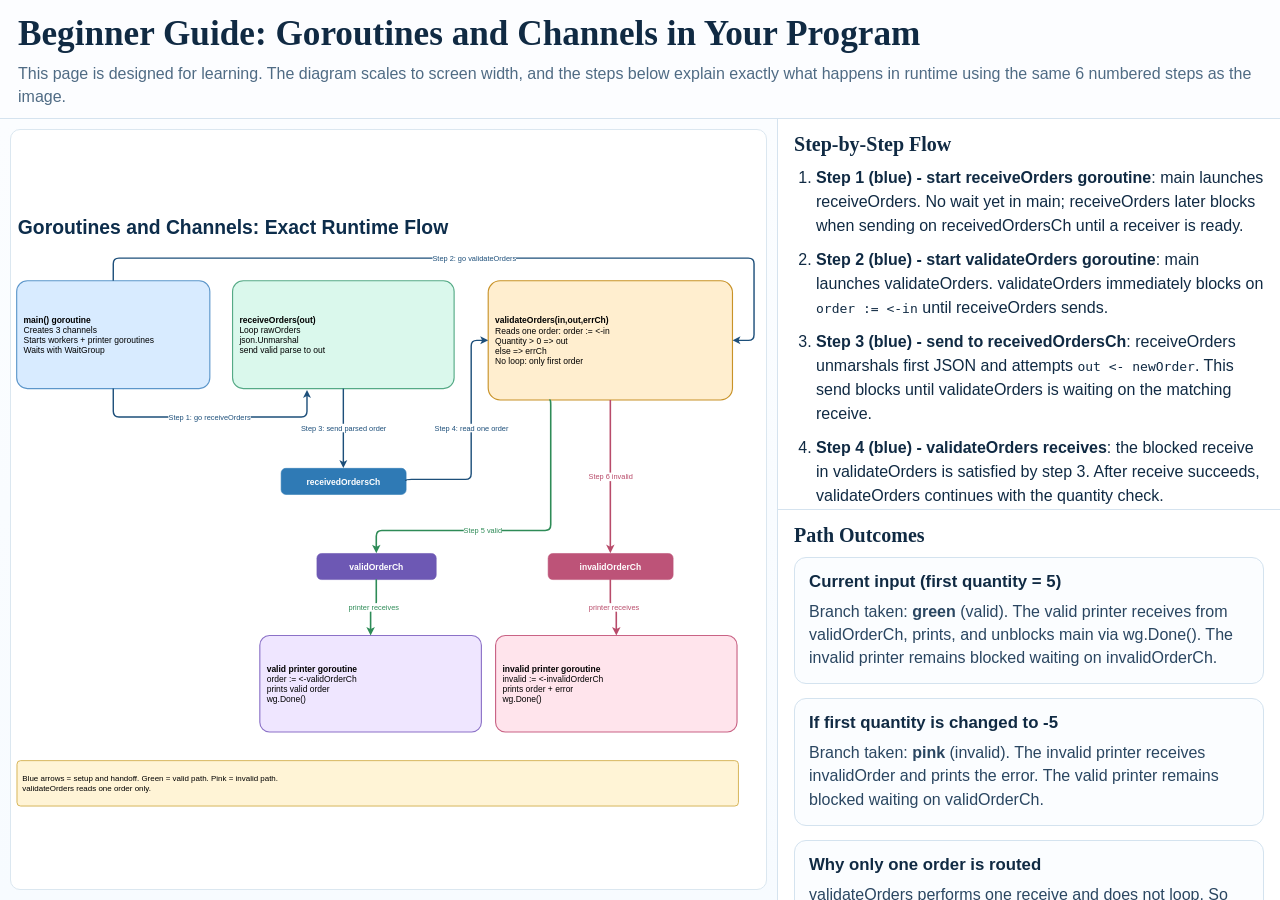
<file: docs/media/goroutine-channel-flow.html>
<!doctype html>
<html lang="en">

<head>
  <meta charset="utf-8">
  <meta name="viewport" content="width=device-width, initial-scale=1">
  <title>Go Goroutines and Channels Explained</title>
  <style>
    :root {
      --ink: #102a43;
      --muted: #4f6b84;
      --panel: #ffffff;
      --line: #d5e3ef;
      --bg-a: #fef8ee;
      --bg-b: #ebf6ff;
      --accent: #d95f1f;
    }

    * {
      box-sizing: border-box;
    }

    body {
      margin: 0;
      padding: 0;
      color: var(--ink);
      font-family: "Trebuchet MS", "Segoe UI", sans-serif;
      background:
        radial-gradient(1000px 700px at -10% 120%, #dcf7eb 0%, transparent 60%),
        radial-gradient(1200px 700px at 100% -20%, #f0e8ff 0%, transparent 60%),
        linear-gradient(145deg, var(--bg-a), var(--bg-b));
      height: 100dvh;
      overflow: hidden;
    }

    .page {
      width: 100vw;
      height: 100dvh;
      margin: 0;
      background: var(--panel);
      border: 0;
      border-radius: 0;
      overflow: hidden;
      box-shadow: none;
      display: grid;
      grid-template-rows: auto 1fr;
    }

    .hero {
      padding: 14px 18px 10px;
      border-bottom: 1px solid var(--line);
      background: color-mix(in srgb, #ffffff 82%, #edf6ff 18%);
    }

    h1 {
      margin: 0 0 8px;
      font-family: "Palatino Linotype", "Book Antiqua", serif;
      font-size: clamp(1.6rem, 2.8vw, 2.2rem);
    }

    .subtitle {
      margin: 0;
      color: var(--muted);
      line-height: 1.45;
    }

    .workspace {
      display: grid;
      grid-template-columns: minmax(0, 1.55fr) minmax(0, 1fr);
      min-height: 0;
    }

    .diagram-wrap {
      min-height: 0;
      border-right: 1px solid var(--line);
      background: linear-gradient(180deg, #fbfdff, #f7fbff);
      padding: 10px;
      display: flex;
      align-items: stretch;
      justify-content: center;
    }

    .diagram-wrap img {
      width: 100%;
      height: 100%;
      object-fit: contain;
      border: 1px solid #dbe7f0;
      border-radius: 10px;
      background: #fff;
    }

    .guide {
      min-height: 0;
      display: grid;
      grid-template-rows: 1fr 1fr;
    }

    .steps,
    .examples {
      min-height: 0;
      overflow: auto;
      padding: 14px 16px;
    }

    .steps {
      border-bottom: 1px solid var(--line);
    }

    h2 {
      margin: 0 0 10px;
      font-family: "Palatino Linotype", "Book Antiqua", serif;
      font-size: 1.25rem;
    }

    ol {
      margin: 0;
      padding-left: 22px;
      line-height: 1.5;
    }

    li {
      margin: 0 0 10px;
    }

    .card {
      margin: 0 0 14px;
      padding: 14px;
      border-radius: 12px;
      border: 1px solid #d4e3ef;
      background: #fbfdff;
    }

    .card h3 {
      margin: 0 0 8px;
      font-size: 1.05rem;
    }

    .card p {
      margin: 0;
      line-height: 1.45;
      color: #2a4661;
    }

    .tip {
      padding: 12px 14px;
      border-left: 4px solid var(--accent);
      background: #fff7f2;
      color: #57320f;
      border-radius: 8px;
      font-size: 0.96rem;
      line-height: 1.45;
    }

    .timeline {
      margin-top: 10px;
      padding: 10px 12px;
      border: 1px solid #cfe0ee;
      border-radius: 10px;
      background: #f8fcff;
      font-size: 0.92rem;
      color: #21415e;
      line-height: 1.4;
    }

    .timeline h3 {
      margin: 0 0 6px;
      font-size: 0.98rem;
      color: #1b3d5a;
    }

    .timeline p {
      margin: 0 0 4px;
    }

    @media (max-width: 1100px) {
      h1 {
        font-size: clamp(1.2rem, 2.2vw, 1.65rem);
      }

      .subtitle {
        font-size: 0.92rem;
      }

      .card h3 {
        font-size: 0.98rem;
      }
    }
  </style>
</head>

<body>
  <main class="page">
    <header class="hero">
      <h1>Beginner Guide: Goroutines and Channels in Your Program</h1>
      <p class="subtitle">This page is designed for learning. The diagram scales to screen width, and the steps below
        explain exactly what happens in runtime using the same 6 numbered steps as the image.</p>
    </header>

    <section class="workspace">
      <section class="diagram-wrap" aria-label="Goroutine and channel flow diagram">
        <img src="./goroutine-channel-flow.drawio.svg"
          alt="Large flow diagram showing goroutines, channels, and data routing in main.go">
      </section>

      <section class="guide">
        <article class="steps">
          <h2>Step-by-Step Flow</h2>
          <ol>
            <li><strong>Step 1 (blue) - start receiveOrders goroutine</strong>: main launches receiveOrders. No wait yet
              in main; receiveOrders later blocks when sending on receivedOrdersCh until a receiver is ready.
            </li>
            <li><strong>Step 2 (blue) - start validateOrders goroutine</strong>: main launches validateOrders.
              validateOrders immediately blocks on <code>order := &lt;-in</code> until receiveOrders sends.</li>
            <li><strong>Step 3 (blue) - send to receivedOrdersCh</strong>: receiveOrders unmarshals first JSON and
              attempts <code>out &lt;- newOrder</code>. This send blocks until validateOrders is waiting on the matching
              receive.</li>
            <li><strong>Step 4 (blue) - validateOrders receives</strong>: the blocked receive in validateOrders is
              satisfied by step 3. After receive succeeds, validateOrders continues with the quantity check.</li>
            <li><strong>Step 5 (green) OR Step 6 (pink) - route to output channel</strong>: validateOrders sends to
              validOrderCh (green) or invalidOrderCh (pink). That send blocks until the corresponding printer goroutine
              is waiting to receive.</li>
            <li><strong>Final wake-up pattern</strong>: the matching printer goroutine receives, prints, then calls
              <code>wg.Done()</code>. main is blocked on <code>wg.Wait()</code> and resumes only after that done signal.
            </li>
          </ol>

          <section class="timeline" aria-label="Tiny blocking timeline">
            <h3>Tiny Blocking Timeline</h3>
            <p><strong>T1-T2:</strong> validateOrders waits on <code>&lt;-in</code>.</p>
            <p><strong>T3-T4:</strong> receiveOrders send and validateOrders receive synchronize; both continue.</p>
            <p><strong>T5-T6:</strong> main waits on <code>wg.Wait()</code> until the chosen printer goroutine receives,
              prints, and calls <code>wg.Done()</code>.</p>
          </section>
        </article>

        <aside class="examples">
          <h2>Path Outcomes</h2>

          <section class="card">
            <h3>Current input (first quantity = 5)</h3>
            <p>Branch taken: <strong>green</strong> (valid). The valid printer receives from validOrderCh, prints, and
              unblocks main via wg.Done(). The invalid printer remains blocked waiting on invalidOrderCh.</p>
          </section>

          <section class="card">
            <h3>If first quantity is changed to -5</h3>
            <p>Branch taken: <strong>pink</strong> (invalid). The invalid printer receives invalidOrder and prints the
              error. The valid printer remains blocked waiting on validOrderCh.</p>
          </section>

          <section class="card">
            <h3>Why only one order is routed</h3>
            <p>validateOrders performs one receive and does not loop. So only the first parsed order is validated and
              routed in this version.</p>
          </section>

          <div class="tip">
            Learning tip: think of a channel as a handoff point where one goroutine sends and another receives.
          </div>
        </aside>
      </section>
    </section>
  </main>
</body>

</html>
</file>
